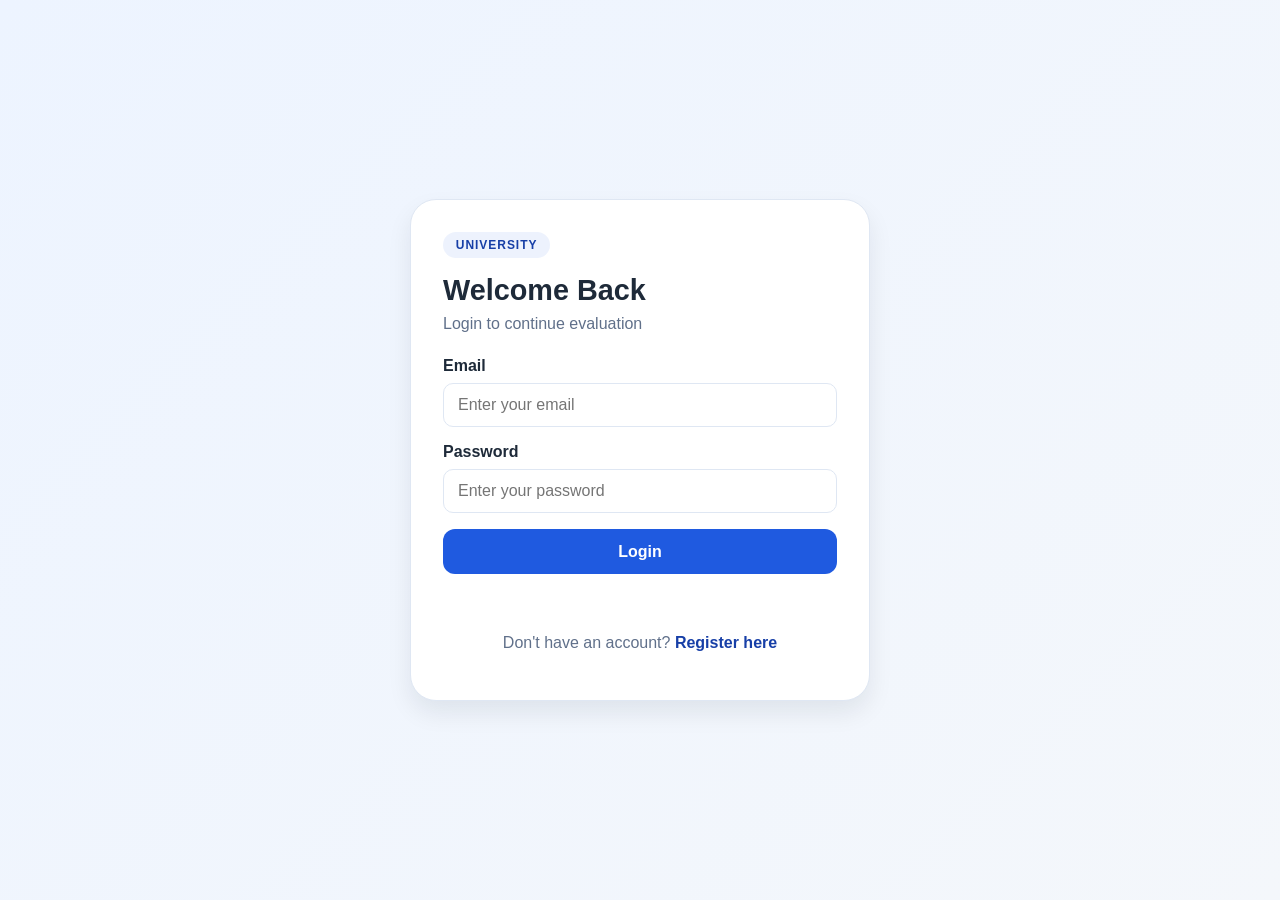
<file: frontend/index.html>
<!DOCTYPE html>
<html lang="en">
  <head>
    <meta charset="UTF-8" />
    <meta name="viewport" content="width=device-width, initial-scale=1.0" />
    <title>University Answer Evaluator</title>
    <link rel="stylesheet" href="css/style.css" />
  </head>
  <body class="auth-body">
    <div class="auth-shell">
      <div class="auth-card text-center">
        <h1>University Answer Evaluator</h1>
        <p>Loading...</p>
      </div>
    </div>
    <script src="js/api.js"></script>
    <script src="js/main.js"></script>
  </body>
</html>
</file>
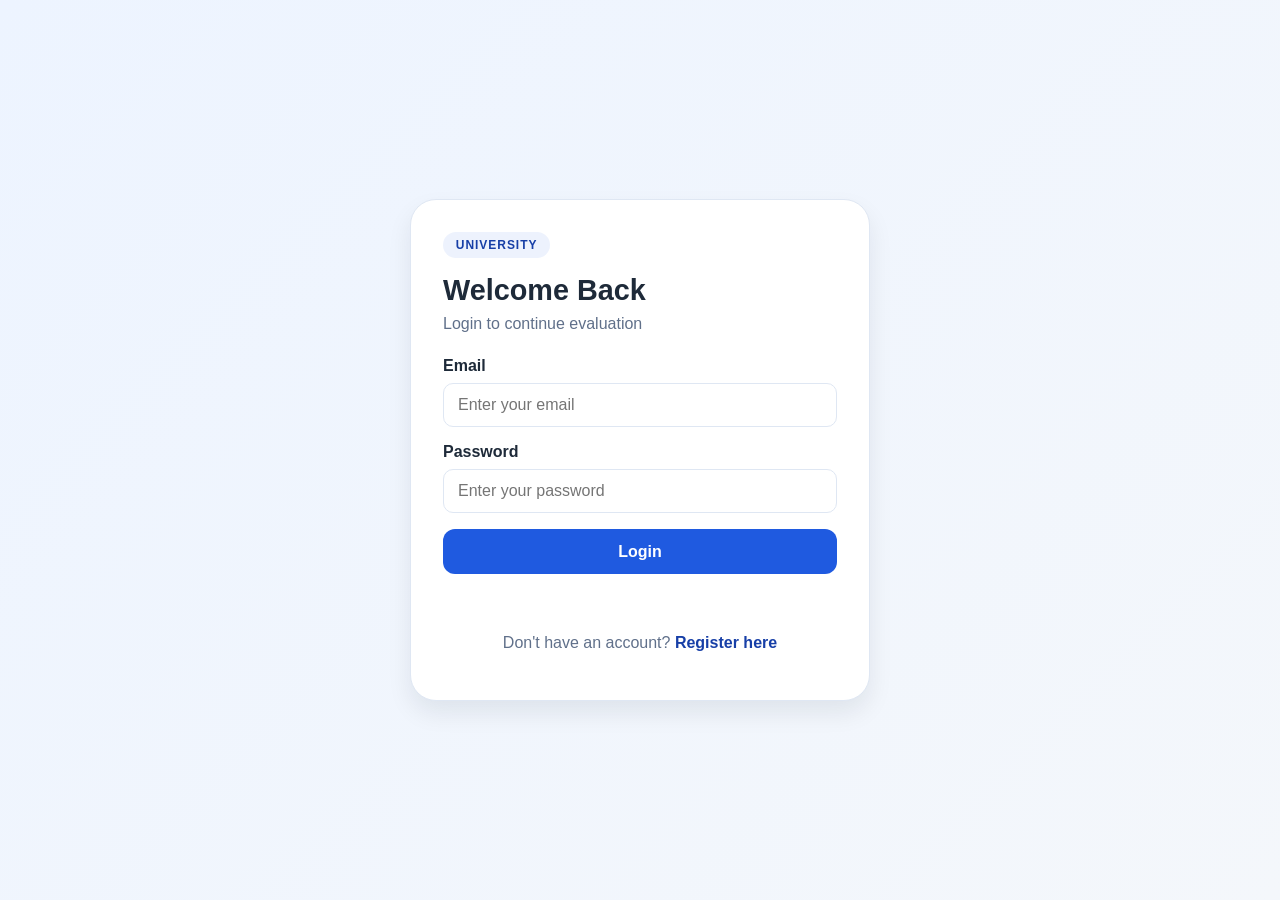
<file: frontend/answer-key.html>
<!DOCTYPE html>
<html lang="en">
  <head>
    <meta charset="UTF-8" />
    <meta name="viewport" content="width=device-width, initial-scale=1.0" />
    <title>Answer Key | University Answer Evaluator</title>
    <link rel="stylesheet" href="css/style.css" />
    <link rel="stylesheet" href="css/evaluation.css" />
  </head>
  <body>
    <div class="app-shell">
      <aside class="sidebar">
        <div class="brand-block">
          <div class="brand-mark">UAE</div>
          <div>
            <h2>Answer Evaluator</h2>
          </div>
        </div>

        <nav class="sidebar-nav" aria-label="Main">
          <a href="dashboard.html" class="nav-item" data-page="dashboard">Dashboard</a>
          <a href="create-evaluation.html" class="nav-item" data-page="create-evaluation">New Evaluation</a>
          <a href="history.html" class="nav-item" data-page="history">History</a>
          <a href="profile.html" class="nav-item" data-page="profile">Profile</a>
        </nav>

        <button id="logoutBtn" class="logout-btn" type="button">Logout</button>
      </aside>

      <div class="main-panel">
        <header class="topbar">
          <h1>University Answer Evaluator</h1>
          <a href="profile.html" class="profile-link" aria-label="Open profile">
            <span id="profileAvatar" class="avatar">U</span>
          </a>
        </header>

        <main class="content-area">
          <section class="card form-card upload-card">
            <div class="page-heading">
              <p class="eyebrow">Evaluation Workflow</p>
              <h2>Upload Official Answer Key</h2>
            </div>

            <p class="helper-text">Upload the official university answer key PDF first. Student answers cannot be uploaded before the answer key.</p>

            <div class="upload-form">
              <div class="field-group">
                <label for="answerKeyFile">PDF File</label>
                <input id="answerKeyFile" type="file" accept="application/pdf" />
              </div>

              <button id="uploadAnswerKeyBtn" type="button" class="primary-btn" disabled>Upload Answer Key</button>
              <div id="answerKeyMessage" class="form-message" aria-live="polite"></div>
            </div>

            <div class="next-step-block">
              <button id="continueToStudentAnswersBtn" type="button" class="secondary-btn" disabled>Continue to Student Answers</button>
            </div>
          </section>
        </main>
      </div>
    </div>

    <script src="js/api.js"></script>
    <script src="js/main.js"></script>
    <script src="js/evaluation.js"></script>
  </body>
</html>
</file>
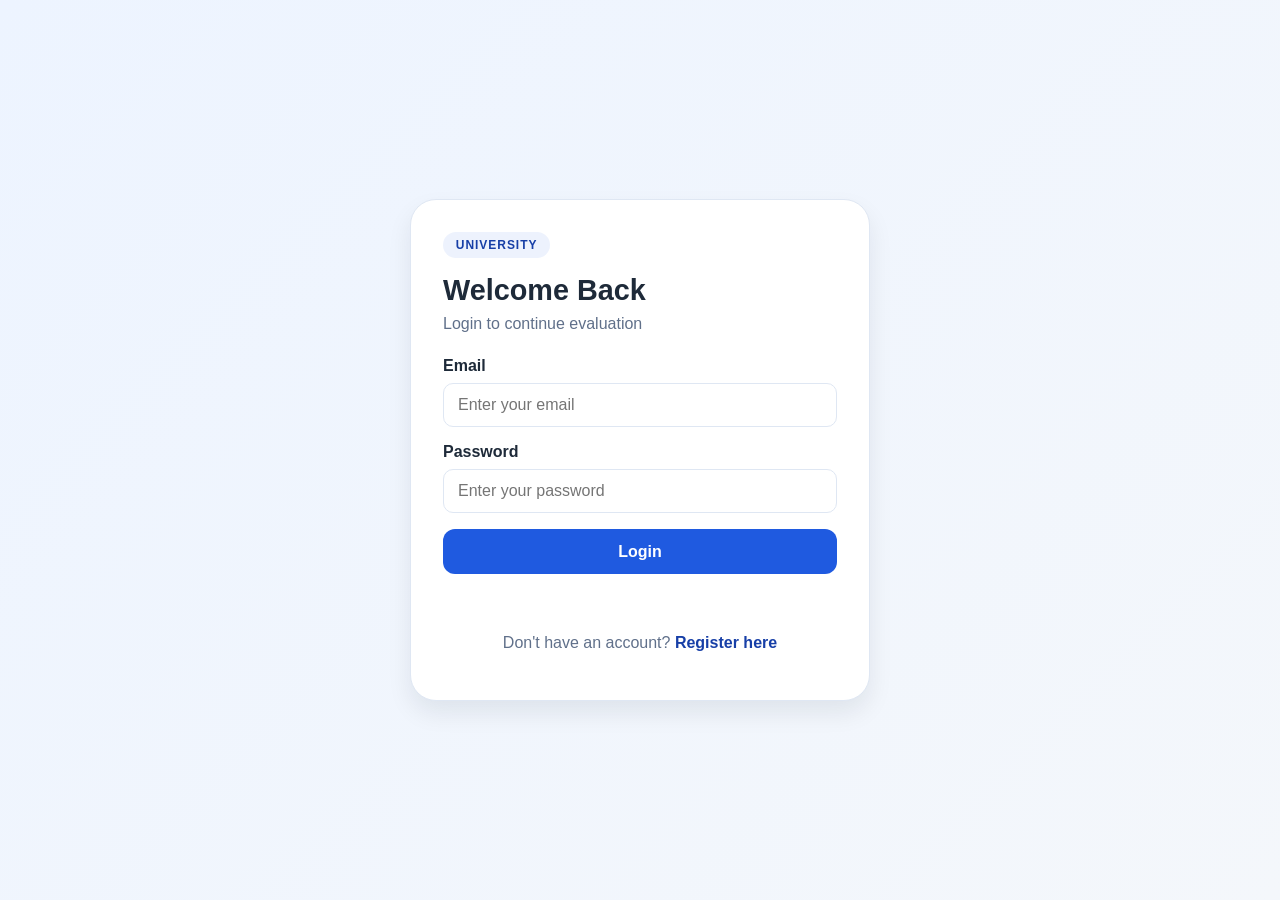
<file: frontend/create-evaluation.html>
<!DOCTYPE html>
<html lang="en">
  <head>
    <meta charset="UTF-8" />
    <meta name="viewport" content="width=device-width, initial-scale=1.0" />
    <title>Create Evaluation | University Answer Evaluator</title>
    <link rel="stylesheet" href="css/style.css" />
    <link rel="stylesheet" href="css/evaluation.css" />
  </head>
  <body>
    <div class="app-shell">
      <aside class="sidebar">
        <div class="brand-block">
          <div class="brand-mark">UAE</div>
          <div>
            <h2>Answer Evaluator</h2>
          </div>
        </div>

        <nav class="sidebar-nav" aria-label="Main">
          <a href="dashboard.html" class="nav-item" data-page="dashboard">Dashboard</a>
          <a href="create-evaluation.html" class="nav-item active" data-page="create-evaluation">New Evaluation</a>
          <a href="history.html" class="nav-item" data-page="history">History</a>
          <a href="profile.html" class="nav-item" data-page="profile">Profile</a>
        </nav>

        <button id="logoutBtn" class="logout-btn" type="button">Logout</button>
      </aside>

      <div class="main-panel">
        <header class="topbar">
          <h1>University Answer Evaluator</h1>
          <a href="profile.html" class="profile-link" aria-label="Open profile">
            <span id="profileAvatar" class="avatar">U</span>
          </a>
        </header>

        <main class="content-area">
          <section class="card form-card">
            <div class="page-heading">
              <p class="eyebrow">Create</p>
              <h2>Create New Evaluation</h2>
            </div>

            <form id="createEvaluationForm" class="stacked-form" novalidate>
              <div class="field-group">
                <label for="evaluationName">Examination Name</label>
                <input id="evaluationName" name="evaluationName" type="text" placeholder="Test Examination" required />
              </div>

              <div class="field-group">
                <label for="evaluationSubject">Subject</label>
                <input id="evaluationSubject" name="subject" type="text" placeholder="Software Engineering" required />
              </div>

              <div class="field-group">
                <label for="evaluationSemester">Semester</label>
                <input id="evaluationSemester" name="semester" type="text" placeholder="7th Semester" required />
              </div>

              <div class="field-group">
                <label for="totalMarks">Total Marks</label>
                <input id="totalMarks" name="totalMarks" type="number" min="1" placeholder="50" required />
              </div>

              <button type="submit" id="createEvaluationBtn" class="primary-btn">Create Evaluation</button>
              <div id="evaluationMessage" class="form-message" aria-live="polite"></div>
            </form>
          </section>
        </main>
      </div>
    </div>

    <script src="js/api.js"></script>
    <script src="js/main.js"></script>
    <script src="js/evaluation.js"></script>
  </body>
</html>
</file>
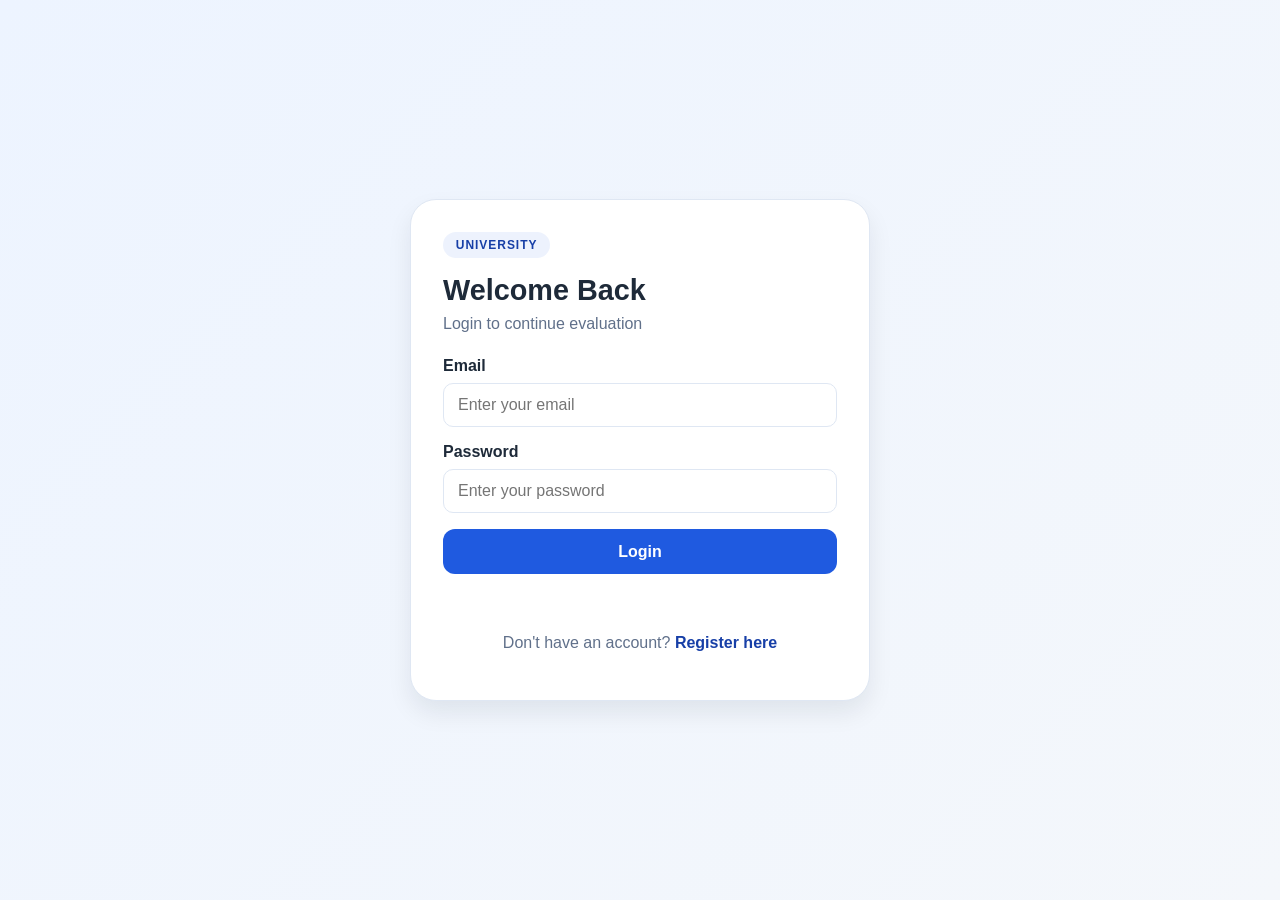
<file: frontend/dashboard.html>
<!DOCTYPE html>
<html lang="en">
  <head>
    <meta charset="UTF-8" />
    <meta name="viewport" content="width=device-width, initial-scale=1.0" />
    <title>Dashboard | University Answer Evaluator</title>
    <link rel="stylesheet" href="css/style.css" />
    <link rel="stylesheet" href="css/dashboard.css" />
  </head>
  <body>
    <div class="app-shell">
      <aside class="sidebar">
        <div class="brand-block">
          <div class="brand-mark">UAE</div>
          <div>
            <h2>Answer Evaluator</h2>
          </div>
        </div>

        <nav class="sidebar-nav" aria-label="Main">
          <a href="dashboard.html" class="nav-item active" data-page="dashboard">Dashboard</a>
          <a href="create-evaluation.html" class="nav-item" data-page="create-evaluation">New Evaluation</a>
          <a href="history.html" class="nav-item" data-page="history">History</a>
          <a href="profile.html" class="nav-item" data-page="profile">Profile</a>
        </nav>

        <button id="logoutBtn" class="logout-btn" type="button">Logout</button>
      </aside>

      <div class="main-panel">
        <header class="topbar">
          <h1>University Answer Evaluator</h1>
          <a href="profile.html" class="profile-link" aria-label="Open profile">
            <span id="profileAvatar" class="avatar">U</span>
          </a>
        </header>

        <main class="content-area dashboard-page">
          <section class="welcome-panel card">
            <div>
              <p class="eyebrow">Overview</p>
              <h2 id="dashboardWelcome">Welcome back, User</h2>
            </div>
            <a href="create-evaluation.html" class="primary-btn">New Evaluation</a>
          </section>

          <section class="stats-grid">
            <article class="stat-card card">
              <p>Total Evaluations</p>
              <h3 id="totalEvaluations">0</h3>
            </article>
            <article class="stat-card card">
              <p>Completed</p>
              <h3 id="completedEvaluations">0</h3>
            </article>
            <article class="stat-card card">
              <p>Pending</p>
              <h3 id="pendingEvaluations">0</h3>
            </article>
            <article class="stat-card card">
              <p>Average Score</p>
              <h3 id="averageScore">0%</h3>
            </article>
          </section>

          <section class="card table-card">
            <div class="section-header">
              <h3>Recent Evaluations</h3>
            </div>

            <div class="table-wrap">
              <table>
                <thead>
                  <tr>
                    <th>Examination</th>
                    <th>Subject</th>
                    <th>Semester</th>
                    <th>Date</th>
                    <th>Status</th>
                    <th>Score</th>
                    <th>Action</th>
                  </tr>
                </thead>
                <tbody id="recentEvaluationsTableBody">
                  <tr>
                    <td colspan="7" class="empty-state">No evaluations yet.</td>
                  </tr>
                </tbody>
              </table>
            </div>
          </section>
        </main>
      </div>
    </div>

    <script src="js/api.js"></script>
    <script src="js/main.js"></script>
    <script src="js/dashboard.js"></script>
  </body>
</html>
</file>
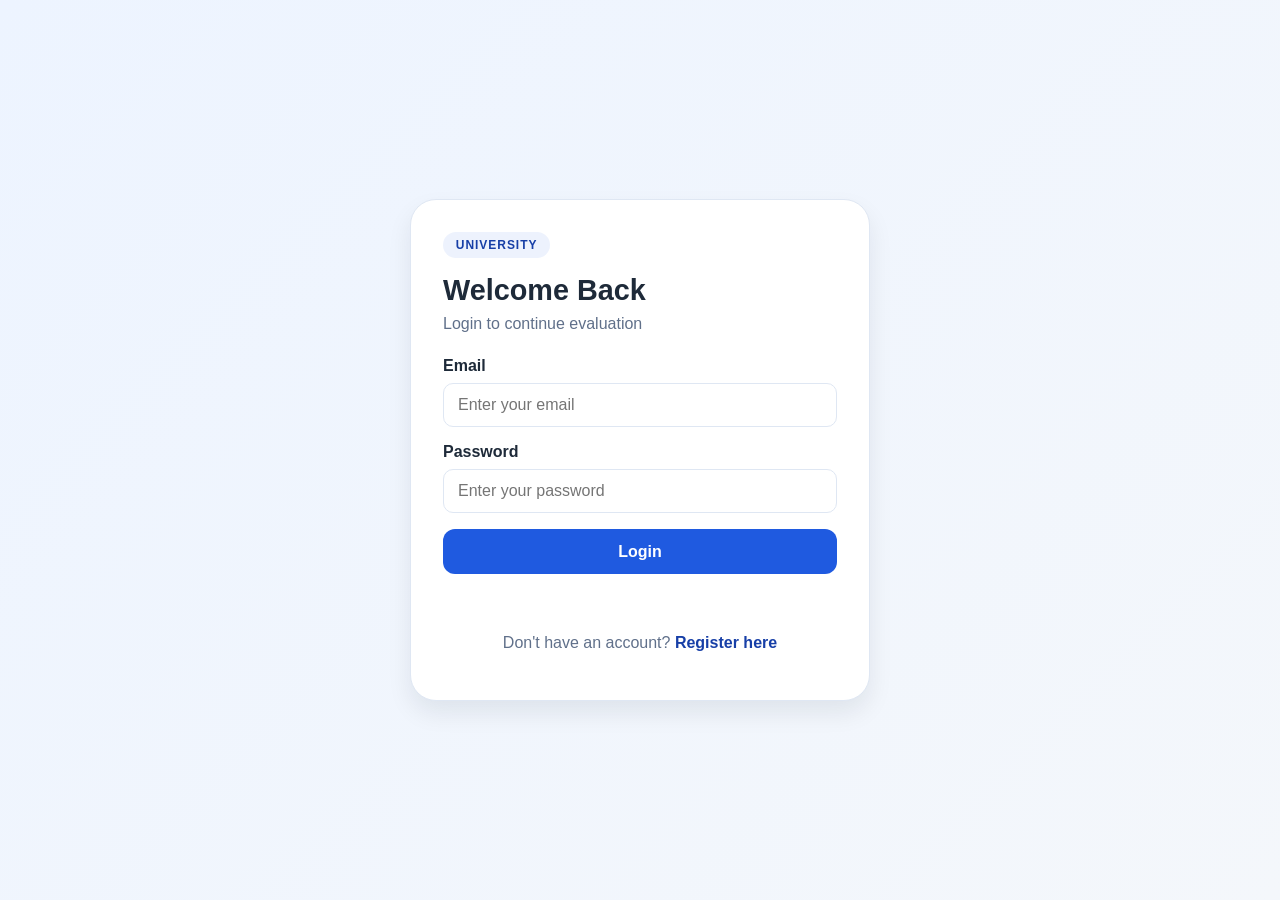
<file: frontend/history.html>
<!DOCTYPE html>
<html lang="en">
  <head>
    <meta charset="UTF-8" />
    <meta name="viewport" content="width=device-width, initial-scale=1.0" />
    <title>History | University Answer Evaluator</title>
    <link rel="stylesheet" href="css/style.css" />
    <link rel="stylesheet" href="css/dashboard.css" />
  </head>
  <body>
    <div class="app-shell">
      <aside class="sidebar">
        <div class="brand-block">
          <div class="brand-mark">UAE</div>
          <div>
            <h2>Answer Evaluator</h2>
          </div>
        </div>

        <nav class="sidebar-nav" aria-label="Main">
          <a href="dashboard.html" class="nav-item" data-page="dashboard">Dashboard</a>
          <a href="create-evaluation.html" class="nav-item" data-page="create-evaluation">New Evaluation</a>
          <a href="history.html" class="nav-item active" data-page="history">History</a>
          <a href="profile.html" class="nav-item" data-page="profile">Profile</a>
        </nav>

        <button id="logoutBtn" class="logout-btn" type="button">Logout</button>
      </aside>

      <div class="main-panel">
        <header class="topbar">
          <h1>University Answer Evaluator</h1>
          <a href="profile.html" class="profile-link" aria-label="Open profile">
            <span id="profileAvatar" class="avatar">U</span>
          </a>
        </header>

        <main class="content-area">
          <section class="card table-card">
            <div class="section-header">
              <h3>Evaluation History</h3>
            </div>
            <div class="table-wrap">
              <table>
                <thead>
                  <tr>
                    <th>Examination</th>
                    <th>Subject</th>
                    <th>Semester</th>
                    <th>Date</th>
                    <th>Status</th>
                    <th>Score</th>
                    <th>Action</th>
                  </tr>
                </thead>
                <tbody id="historyTableBody">
                  <tr>
                    <td colspan="7" class="empty-state">No evaluation history found.</td>
                  </tr>
                </tbody>
              </table>
            </div>
          </section>
        </main>
      </div>
    </div>

    <script src="js/api.js"></script>
    <script src="js/main.js"></script>
    <script src="js/history.js"></script>
  </body>
</html>
</file>
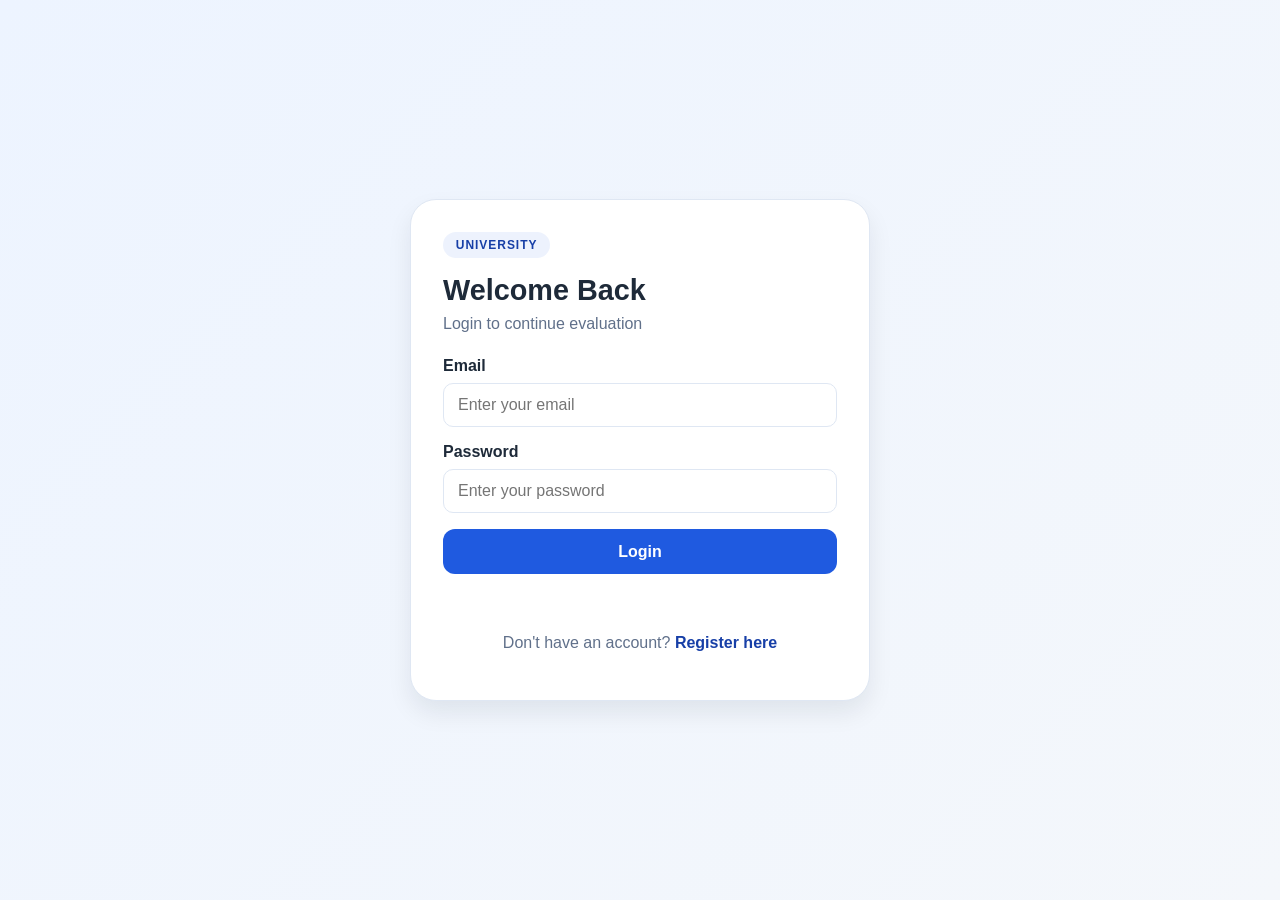
<file: frontend/login.html>
<!DOCTYPE html>
<html lang="en">
  <head>
    <meta charset="UTF-8" />
    <meta name="viewport" content="width=device-width, initial-scale=1.0" />
    <title>Login | University Answer Evaluator</title>
    <link rel="stylesheet" href="css/style.css" />
    <link rel="stylesheet" href="css/auth.css" />
  </head>
  <body class="auth-body">
    <div class="auth-shell">
      <div class="auth-card">
        <div class="auth-header">
          <span class="auth-badge">University</span>
          <h1>Welcome Back</h1>
          <p>Login to continue evaluation</p>
        </div>

        <form id="loginForm" class="auth-form" novalidate>
          <div class="field-group">
            <label for="loginEmail">Email</label>
            <input id="loginEmail" name="email" type="email" placeholder="Enter your email" required />
          </div>

          <div class="field-group">
            <label for="loginPassword">Password</label>
            <input id="loginPassword" name="password" type="password" placeholder="Enter your password" required />
          </div>

          <button type="submit" id="loginBtn" class="primary-btn full-width">Login</button>
          <div id="loginMessage" class="form-message" aria-live="polite"></div>
        </form>

        <p class="auth-switch">
          Don't have an account?
          <a href="register.html">Register here</a>
        </p>
      </div>
    </div>

    <script src="js/api.js"></script>
    <script src="js/main.js"></script>
    <script src="js/auth.js"></script>
  </body>
</html>
</file>
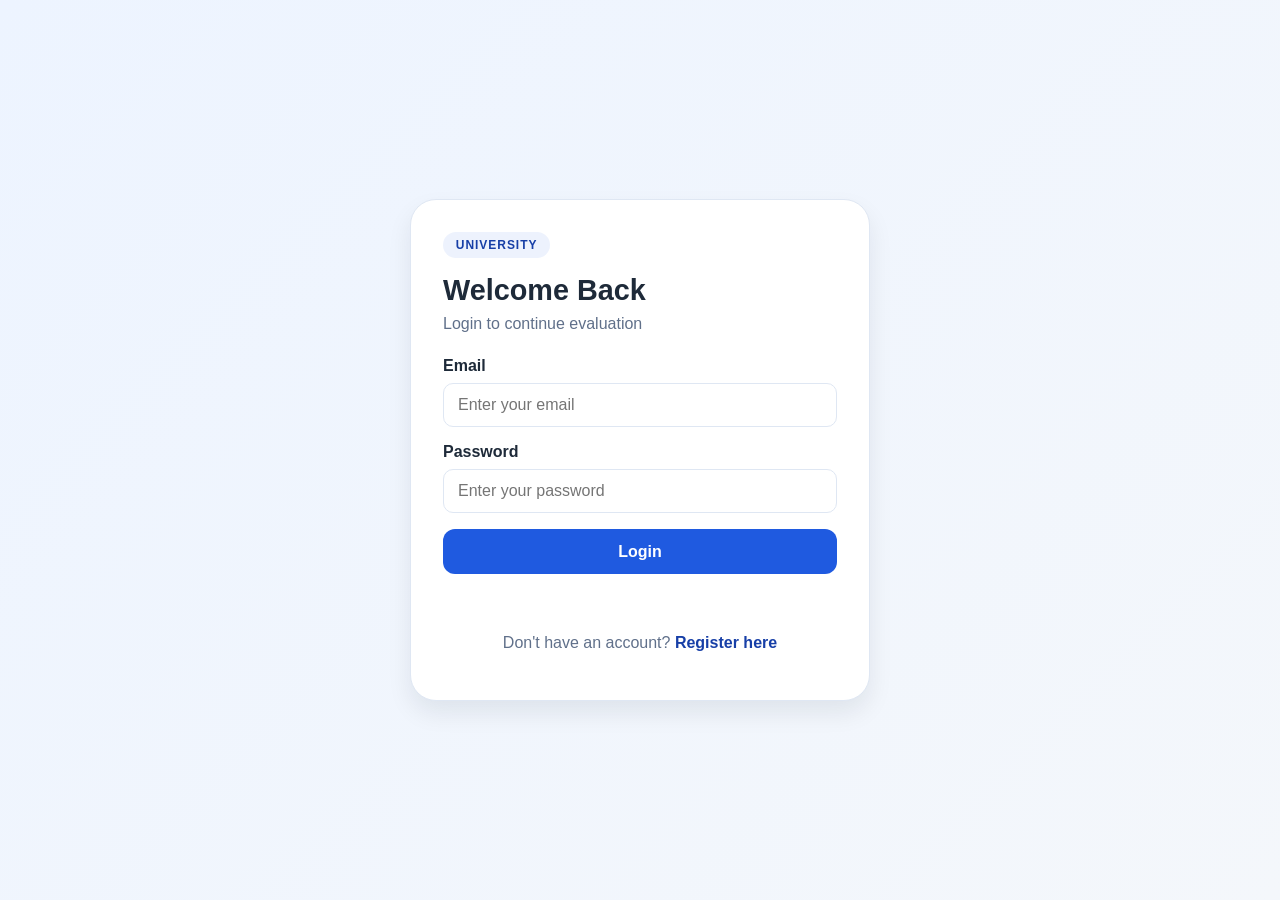
<file: frontend/processing.html>
<!DOCTYPE html>
<html lang="en">
  <head>
    <meta charset="UTF-8" />
    <meta name="viewport" content="width=device-width, initial-scale=1.0" />
    <title>Processing | University Answer Evaluator</title>
    <link rel="stylesheet" href="css/style.css" />
    <link rel="stylesheet" href="css/evaluation.css" />
  </head>
  <body>
    <div class="app-shell">
      <aside class="sidebar">
        <div class="brand-block">
          <div class="brand-mark">UAE</div>
          <div>
            <h2>Answer Evaluator</h2>
          </div>
        </div>

        <nav class="sidebar-nav" aria-label="Main">
          <a href="dashboard.html" class="nav-item" data-page="dashboard">Dashboard</a>
          <a href="create-evaluation.html" class="nav-item" data-page="create-evaluation">New Evaluation</a>
          <a href="history.html" class="nav-item" data-page="history">History</a>
          <a href="profile.html" class="nav-item" data-page="profile">Profile</a>
        </nav>

        <button id="logoutBtn" class="logout-btn" type="button">Logout</button>
      </aside>

      <div class="main-panel">
        <header class="topbar">
          <h1>University Answer Evaluator</h1>
          <a href="profile.html" class="profile-link" aria-label="Open profile">
            <span id="profileAvatar" class="avatar">U</span>
          </a>
        </header>

        <main class="content-area">
          <section class="card processing-card">
            <div class="page-heading">
              <p class="eyebrow">Processing</p>
              <h2>Processing Evaluation</h2>
            </div>

            <div class="processing-steps" id="processingSteps">
              <div class="step done">✓ Reading Answer Key</div>
              <div class="step done">✓ Extracting Student Answers</div>
              <div class="step active">→ Comparing Answers</div>
              <div class="step pending">→ Calculating Marks</div>
              <div class="step pending">→ Saving Results</div>
            </div>

            <div id="processingMessage" class="processing-message">Processing the uploaded documents.</div>
          </section>
        </main>
      </div>
    </div>

    <script src="js/api.js"></script>
    <script src="js/main.js"></script>
    <script src="js/evaluation.js"></script>
  </body>
</html>
</file>
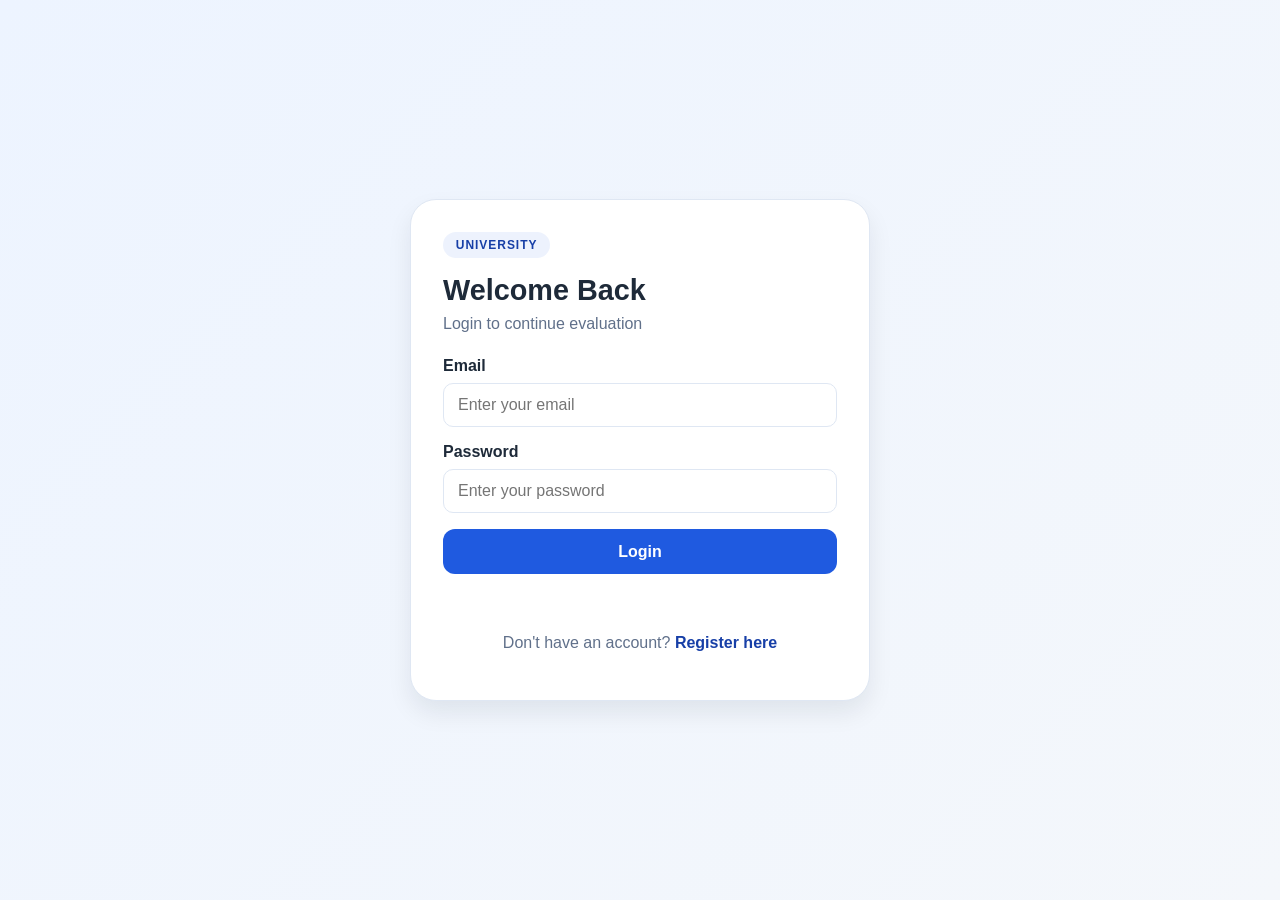
<file: frontend/profile.html>
<!DOCTYPE html>
<html lang="en">
  <head>
    <meta charset="UTF-8" />
    <meta name="viewport" content="width=device-width, initial-scale=1.0" />
    <title>Profile | University Answer Evaluator</title>
    <link rel="stylesheet" href="css/style.css" />
    <link rel="stylesheet" href="css/dashboard.css" />
  </head>
  <body>
    <div class="app-shell">
      <aside class="sidebar">
        <div class="brand-block">
          <div class="brand-mark">UAE</div>
          <div>
            <h2>Answer Evaluator</h2>
          </div>
        </div>

        <nav class="sidebar-nav" aria-label="Main">
          <a href="dashboard.html" class="nav-item" data-page="dashboard">Dashboard</a>
          <a href="create-evaluation.html" class="nav-item" data-page="create-evaluation">New Evaluation</a>
          <a href="history.html" class="nav-item" data-page="history">History</a>
          <a href="profile.html" class="nav-item active" data-page="profile">Profile</a>
        </nav>

        <button id="logoutBtn" class="logout-btn" type="button">Logout</button>
      </aside>

      <div class="main-panel">
        <header class="topbar">
          <h1>University Answer Evaluator</h1>
          <a href="profile.html" class="profile-link" aria-label="Open profile">
            <span id="profileAvatar" class="avatar">U</span>
          </a>
        </header>

        <main class="content-area">
          <section class="card form-card">
            <div class="page-heading">
              <p class="eyebrow">Account</p>
              <h2>Profile</h2>
            </div>

            <form id="profileForm" class="stacked-form" novalidate>
              <div class="field-group">
                <label for="profileName">Name</label>
                <input id="profileName" type="text" name="name" />
              </div>

              <div class="field-group">
                <label for="profileEmail">Email</label>
                <input id="profileEmail" type="email" name="email" />
              </div>

              <div class="profile-actions">
                <button type="submit" class="primary-btn">Save Changes</button>
                <button type="button" id="profileLogoutBtn" class="secondary-btn">Logout</button>
              </div>
              <div id="profileMessage" class="form-message" aria-live="polite"></div>
            </form>
          </section>
        </main>
      </div>
    </div>

    <script src="js/api.js"></script>
    <script src="js/main.js"></script>
    <script src="js/profile.js"></script>
  </body>
</html>
</file>
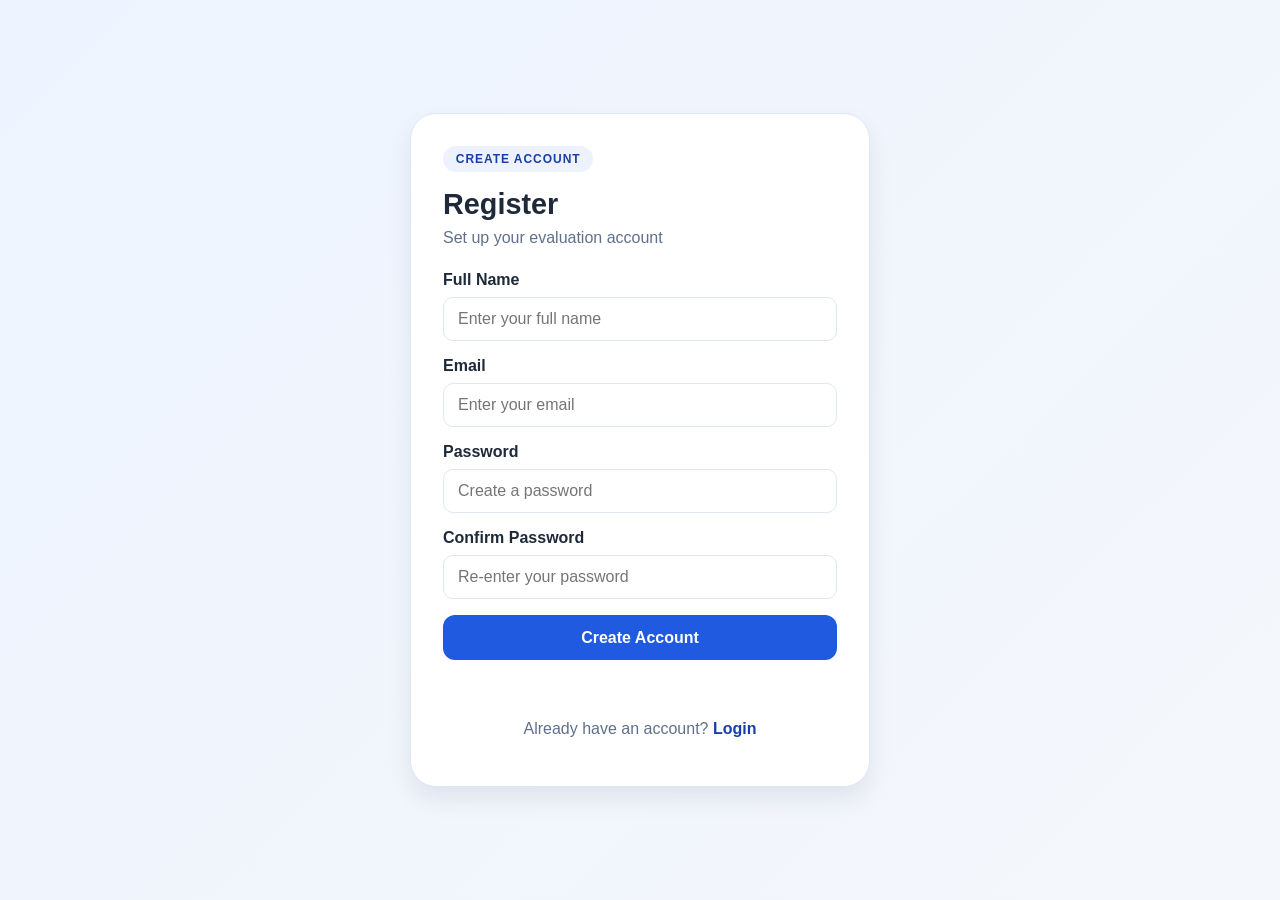
<file: frontend/register.html>
<!DOCTYPE html>
<html lang="en">
  <head>
    <meta charset="UTF-8" />
    <meta name="viewport" content="width=device-width, initial-scale=1.0" />
    <title>Register | University Answer Evaluator</title>
    <link rel="stylesheet" href="css/style.css" />
    <link rel="stylesheet" href="css/auth.css" />
  </head>
  <body class="auth-body">
    <div class="auth-shell">
      <div class="auth-card">
        <div class="auth-header">
          <span class="auth-badge">Create Account</span>
          <h1>Register</h1>
          <p>Set up your evaluation account</p>
        </div>

        <form id="registerForm" class="auth-form" novalidate>
          <div class="field-group">
            <label for="registerName">Full Name</label>
            <input id="registerName" name="fullName" type="text" placeholder="Enter your full name" required />
          </div>

          <div class="field-group">
            <label for="registerEmail">Email</label>
            <input id="registerEmail" name="email" type="email" placeholder="Enter your email" required />
          </div>

          <div class="field-group">
            <label for="registerPassword">Password</label>
            <input id="registerPassword" name="password" type="password" placeholder="Create a password" required />
          </div>

          <div class="field-group">
            <label for="registerConfirmPassword">Confirm Password</label>
            <input id="registerConfirmPassword" name="confirmPassword" type="password" placeholder="Re-enter your password" required />
          </div>

          <button type="submit" id="registerBtn" class="primary-btn full-width">Create Account</button>
          <div id="registerMessage" class="form-message" aria-live="polite"></div>
        </form>

        <p class="auth-switch">
          Already have an account?
          <a href="login.html">Login</a>
        </p>
      </div>
    </div>

    <script src="js/api.js"></script>
    <script src="js/main.js"></script>
    <script src="js/auth.js"></script>
  </body>
</html>
</file>
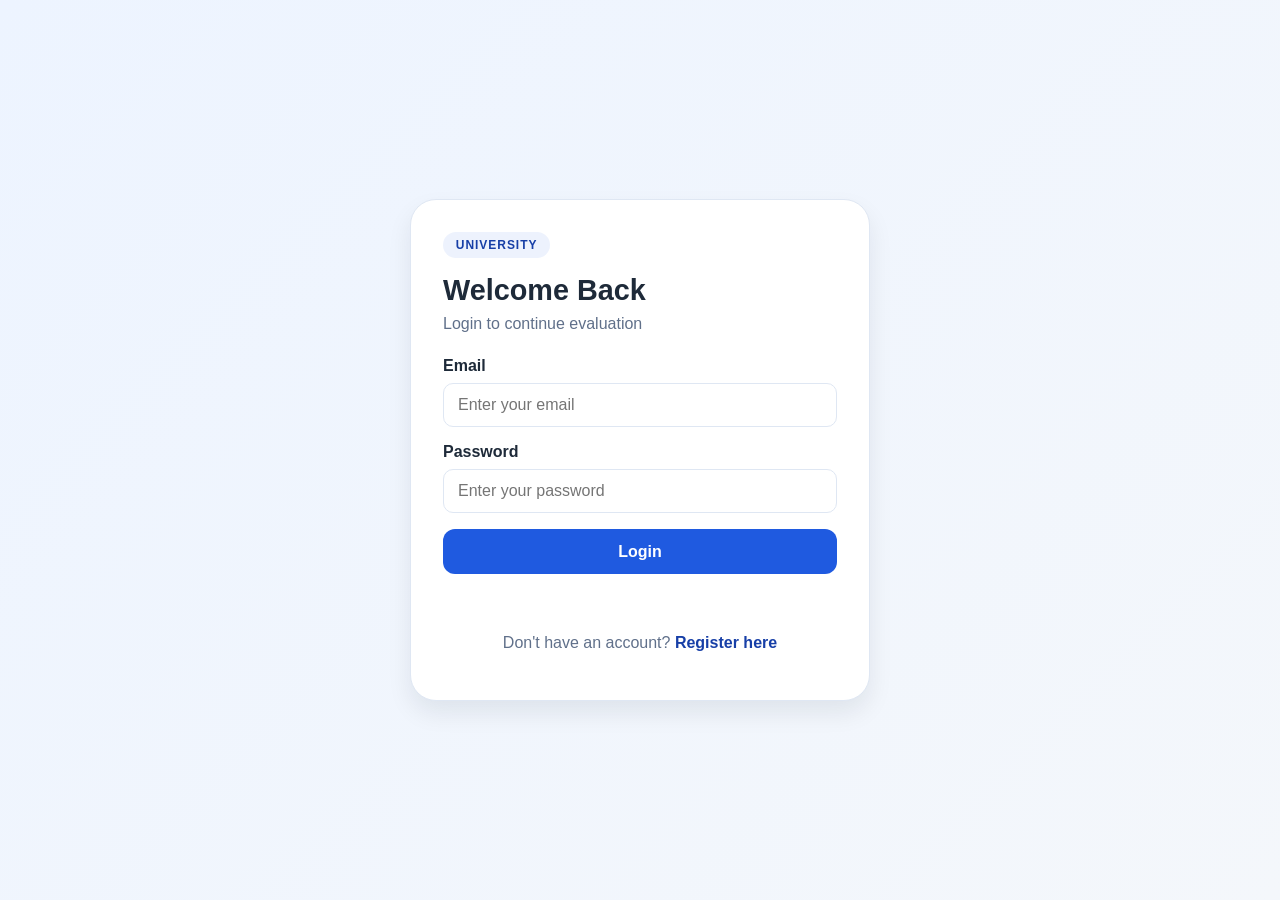
<file: frontend/results.html>
<!DOCTYPE html>
<html lang="en">
  <head>
    <meta charset="UTF-8" />
    <meta name="viewport" content="width=device-width, initial-scale=1.0" />
    <title>Results | University Answer Evaluator</title>
    <link rel="stylesheet" href="css/style.css" />
    <link rel="stylesheet" href="css/dashboard.css" />
  </head>
  <body>
    <div class="app-shell">
      <aside class="sidebar">
        <div class="brand-block">
          <div class="brand-mark">UAE</div>
          <div>
            <h2>Answer Evaluator</h2>
          </div>
        </div>

        <nav class="sidebar-nav" aria-label="Main">
          <a href="dashboard.html" class="nav-item" data-page="dashboard">Dashboard</a>
          <a href="create-evaluation.html" class="nav-item" data-page="create-evaluation">New Evaluation</a>
          <a href="history.html" class="nav-item" data-page="history">History</a>
          <a href="profile.html" class="nav-item" data-page="profile">Profile</a>
        </nav>

        <button id="logoutBtn" class="logout-btn" type="button">Logout</button>
      </aside>

      <div class="main-panel">
        <header class="topbar">
          <h1>University Answer Evaluator</h1>
          <a href="profile.html" class="profile-link" aria-label="Open profile">
            <span id="profileAvatar" class="avatar">U</span>
          </a>
        </header>

        <main class="content-area results-page">
          <section class="card results-header-card">
            <div>
              <p class="eyebrow">Evaluation</p>
              <h2 id="resultTitle">Evaluation Results</h2>
            </div>
            <div class="result-meta">
              <span id="resultSubject">Subject</span>
              <span id="resultSemester">Semester</span>
            </div>
          </section>

          <section class="stats-grid">
            <article class="stat-card card">
              <p>Marks Obtained</p>
              <h3 id="marksObtained">0</h3>
            </article>
            <article class="stat-card card">
              <p>Maximum Marks</p>
              <h3 id="maximumMarks">0</h3>
            </article>
            <article class="stat-card card">
              <p>Percentage</p>
              <h3 id="percentageScore">0%</h3>
            </article>
            <article class="stat-card card">
              <p>Status</p>
              <h3 id="resultStatus">Pending</h3>
            </article>
          </section>

          <section class="card table-card">
            <div class="section-header">
              <h3>Question-wise Results</h3>
            </div>
            <div class="table-wrap">
              <table>
                <thead>
                  <tr>
                    <th>Question</th>
                    <th>Maximum Marks</th>
                    <th>Obtained Marks</th>
                    <th>Status</th>
                    <th>Feedback</th>
                  </tr>
                </thead>
                <tbody id="resultsTableBody">
                  <tr>
                    <td colspan="5" class="empty-state">Loading results...</td>
                  </tr>
                </tbody>
              </table>
            </div>
          </section>
        </main>
      </div>
    </div>

    <script src="js/api.js"></script>
    <script src="js/main.js"></script>
    <script src="js/results.js"></script>
  </body>
</html>
</file>
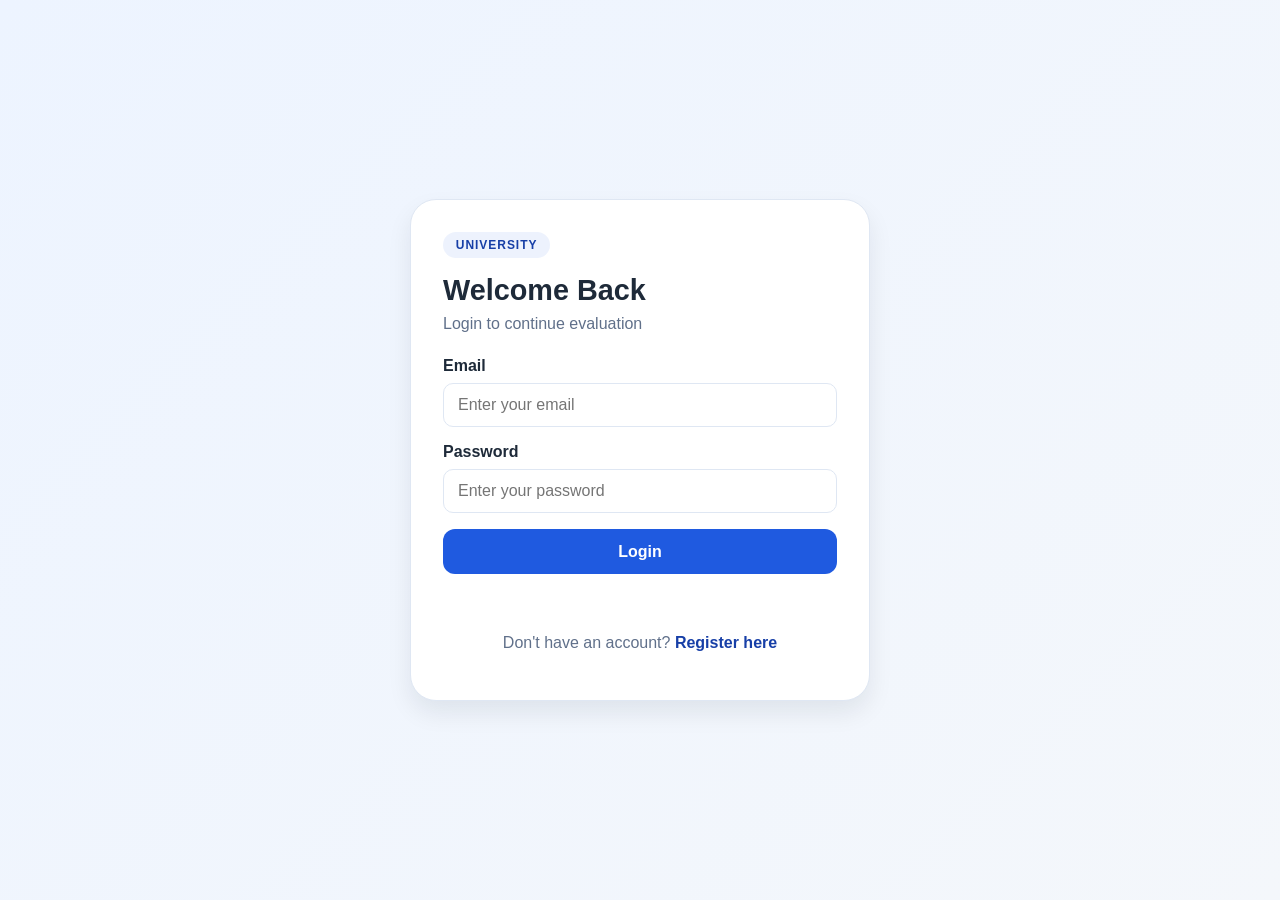
<file: frontend/review.html>
<!DOCTYPE html>
<html lang="en">
  <head>
    <meta charset="UTF-8" />
    <meta name="viewport" content="width=device-width, initial-scale=1.0" />
    <title>Review | University Answer Evaluator</title>
    <link rel="stylesheet" href="css/style.css" />
    <link rel="stylesheet" href="css/dashboard.css" />
  </head>
  <body>
    <div class="app-shell">
      <aside class="sidebar">
        <div class="brand-block">
          <div class="brand-mark">UAE</div>
          <div>
            <h2>Answer Evaluator</h2>
          </div>
        </div>

        <nav class="sidebar-nav" aria-label="Main">
          <a href="dashboard.html" class="nav-item" data-page="dashboard">Dashboard</a>
          <a href="create-evaluation.html" class="nav-item" data-page="create-evaluation">New Evaluation</a>
          <a href="history.html" class="nav-item" data-page="history">History</a>
          <a href="profile.html" class="nav-item" data-page="profile">Profile</a>
        </nav>

        <button id="logoutBtn" class="logout-btn" type="button">Logout</button>
      </aside>

      <div class="main-panel">
        <header class="topbar">
          <h1>University Answer Evaluator</h1>
          <a href="profile.html" class="profile-link" aria-label="Open profile">
            <span id="profileAvatar" class="avatar">U</span>
          </a>
        </header>

        <main class="content-area">
          <section class="card table-card">
            <div class="section-header">
              <h3>Questions Requiring Human Review</h3>
            </div>

            <div class="table-wrap">
              <table>
                <thead>
                  <tr>
                    <th>Question</th>
                    <th>Official Answer</th>
                    <th>Student Answer</th>
                    <th>Automatically Assigned Marks</th>
                    <th>Maximum Marks</th>
                    <th>Reason for Review</th>
                  </tr>
                </thead>
                <tbody id="reviewTableBody">
                  <tr>
                    <td colspan="6" class="empty-state">Loading review items...</td>
                  </tr>
                </tbody>
              </table>
            </div>

            <div class="review-actions">
              <button id="saveReviewBtn" class="primary-btn" type="button">Save Review</button>
            </div>
            <div id="reviewMessage" class="form-message" aria-live="polite"></div>
          </section>
        </main>
      </div>
    </div>

    <script src="js/api.js"></script>
    <script src="js/main.js"></script>
    <script src="js/results.js"></script>
  </body>
</html>
</file>
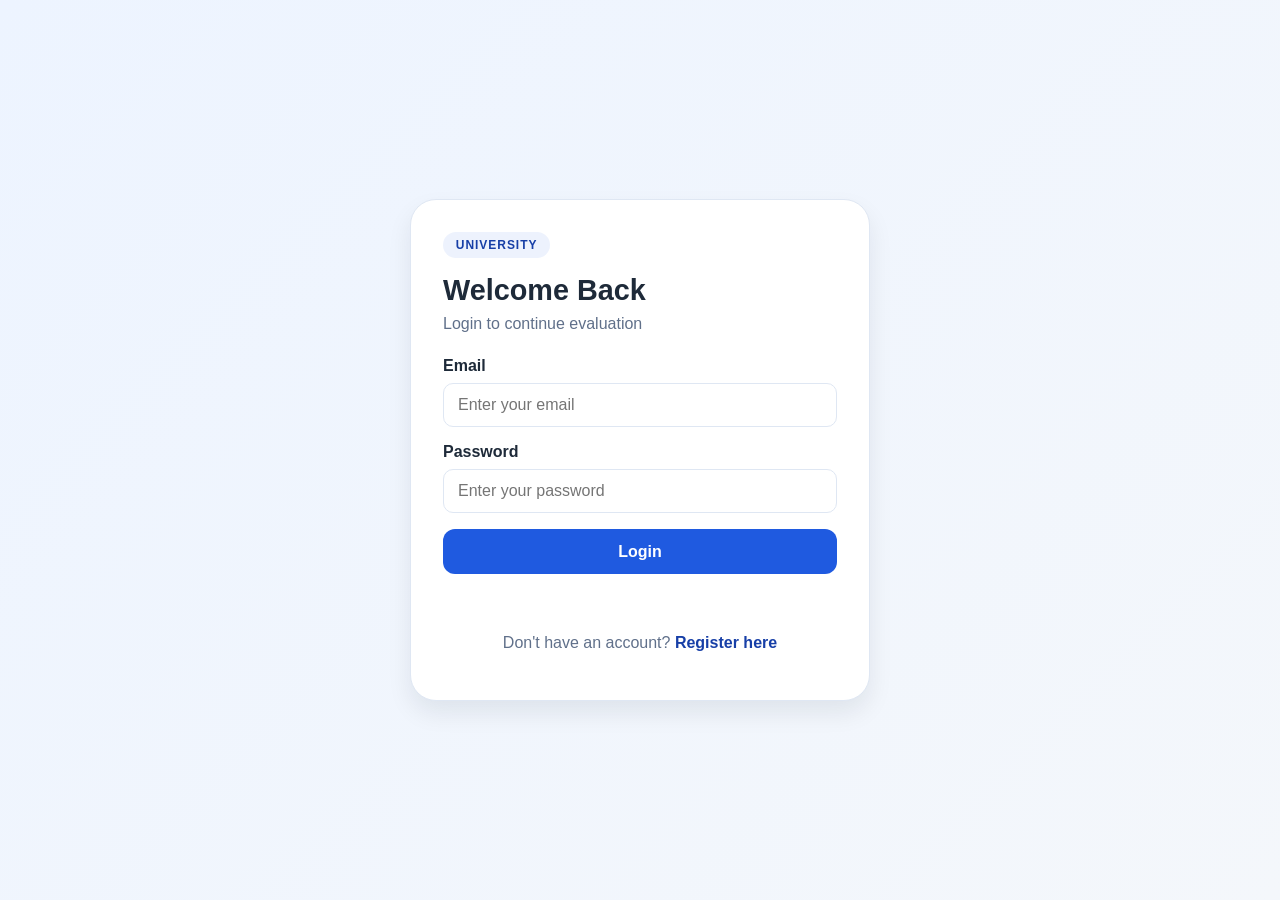
<file: frontend/student-answers.html>
<!DOCTYPE html>
<html lang="en">
  <head>
    <meta charset="UTF-8" />
    <meta name="viewport" content="width=device-width, initial-scale=1.0" />
    <title>Student Answers | University Answer Evaluator</title>
    <link rel="stylesheet" href="css/style.css" />
    <link rel="stylesheet" href="css/evaluation.css" />
  </head>
  <body>
    <div class="app-shell">
      <aside class="sidebar">
        <div class="brand-block">
          <div class="brand-mark">UAE</div>
          <div>
            <h2>Answer Evaluator</h2>
          </div>
        </div>

        <nav class="sidebar-nav" aria-label="Main">
          <a href="dashboard.html" class="nav-item" data-page="dashboard">Dashboard</a>
          <a href="create-evaluation.html" class="nav-item" data-page="create-evaluation">New Evaluation</a>
          <a href="history.html" class="nav-item" data-page="history">History</a>
          <a href="profile.html" class="nav-item" data-page="profile">Profile</a>
        </nav>

        <button id="logoutBtn" class="logout-btn" type="button">Logout</button>
      </aside>

      <div class="main-panel">
        <header class="topbar">
          <h1>University Answer Evaluator</h1>
          <a href="profile.html" class="profile-link" aria-label="Open profile">
            <span id="profileAvatar" class="avatar">U</span>
          </a>
        </header>

        <main class="content-area">
          <section class="card form-card upload-card">
            <div class="page-heading">
              <p class="eyebrow">Evaluation Workflow</p>
              <h2>Upload Student Answer Script</h2>
            </div>

            <p class="helper-text">Upload the student's completed answer script PDF.</p>

            <div class="upload-form">
              <div class="field-group">
                <label for="studentAnswersFile">PDF File</label>
                <input id="studentAnswersFile" type="file" accept="application/pdf" />
              </div>

              <button id="uploadStudentAnswersBtn" type="button" class="primary-btn" disabled>Upload Student Answers</button>
              <div id="studentAnswersMessage" class="form-message" aria-live="polite"></div>
            </div>

            <div class="next-step-block">
              <button id="compareAnswersBtn" type="button" class="success-btn" disabled>COMPARE ANSWERS</button>
            </div>
          </section>
        </main>
      </div>
    </div>

    <script src="js/api.js"></script>
    <script src="js/main.js"></script>
    <script src="js/evaluation.js"></script>
  </body>
</html>
</file>
<file: frontend/css/style.css>
:root {
  --bg: #f4f7fb;
  --surface: #ffffff;
  --surface-soft: #eef3ff;
  --sidebar: #0e1726;
  --sidebar-strong: #09121d;
  --primary: #1f5ae0;
  --primary-dark: #173fa7;
  --success: #1ea564;
  --success-soft: #eafaf3;
  --warning: #d97706;
  --warning-soft: #fff7e8;
  --danger: #dc3545;
  --danger-soft: #feecef;
  --text: #1e2a39;
  --muted: #60708a;
  --border: #dfe7f3;
  --shadow: 0 12px 24px rgba(15, 23, 42, 0.08);
}

* {
  box-sizing: border-box;
}

html, body {
  margin: 0;
  min-height: 100%;
  font-family: "Segoe UI", Tahoma, Geneva, Verdana, sans-serif;
  background: var(--bg);
  color: var(--text);
}

body {
  min-height: 100vh;
}

img {
  max-width: 100%;
}

a {
  color: inherit;
  text-decoration: none;
}

button,
input {
  font: inherit;
}

.app-shell {
  display: flex;
  min-height: 100vh;
  background: var(--bg);
}

.sidebar {
  width: 260px;
  background: linear-gradient(180deg, var(--sidebar) 0%, var(--sidebar-strong) 100%);
  color: #f5f7fb;
  display: flex;
  flex-direction: column;
  padding: 24px 18px 18px;
}

.brand-block {
  display: flex;
  align-items: center;
  gap: 12px;
  padding: 10px 8px 18px;
  border-bottom: 1px solid rgba(255, 255, 255, 0.08);
}

.brand-mark {
  display: inline-flex;
  align-items: center;
  justify-content: center;
  width: 42px;
  height: 42px;
  border-radius: 12px;
  background: rgba(255, 255, 255, 0.12);
  color: #fff;
  font-weight: 700;
}

.brand-block h2 {
  margin: 0;
  font-size: 1rem;
}

.sidebar-nav {
  display: flex;
  flex-direction: column;
  gap: 8px;
  margin-top: 24px;
}

.nav-item {
  display: flex;
  align-items: center;
  padding: 12px 14px;
  border-radius: 12px;
  color: rgba(255, 255, 255, 0.8);
  transition: 0.2s ease;
  font-weight: 600;
}

.nav-item:hover,
.nav-item.active {
  background: rgba(255, 255, 255, 0.12);
  color: #fff;
}

.logout-btn {
  margin-top: auto;
  border: 1px solid rgba(255, 255, 255, 0.1);
  background: transparent;
  color: #fff;
  border-radius: 12px;
  padding: 12px 14px;
  font-weight: 600;
  cursor: pointer;
}

.main-panel {
  flex: 1;
  display: flex;
  flex-direction: column;
}

.topbar {
  display: flex;
  align-items: center;
  justify-content: space-between;
  padding: 20px 32px;
  background: rgba(255, 255, 255, 0.95);
  border-bottom: 1px solid var(--border);
  position: sticky;
  top: 0;
  z-index: 2;
}

.topbar h1 {
  margin: 0;
  font-size: clamp(1.3rem, 2vw, 2rem);
  color: var(--text);
}

.profile-link {
  display: inline-flex;
  align-items: center;
  justify-content: center;
}

.avatar {
  display: inline-flex;
  align-items: center;
  justify-content: center;
  width: 42px;
  height: 42px;
  border-radius: 50%;
  background: linear-gradient(135deg, var(--primary), #5ea2ff);
  color: white;
  font-weight: 700;
  box-shadow: var(--shadow);
}

.content-area {
  padding: 26px 32px 36px;
}

.card {
  background: var(--surface);
  border: 1px solid var(--border);
  border-radius: 18px;
  box-shadow: var(--shadow);
}

.welcome-panel,
.results-header-card {
  display: flex;
  align-items: center;
  justify-content: space-between;
  gap: 16px;
  padding: 24px 28px;
  margin-bottom: 22px;
}

.eyebrow {
  margin: 0 0 8px;
  color: var(--muted);
  font-size: 0.8rem;
  letter-spacing: 0.12em;
  text-transform: uppercase;
  font-weight: 700;
}

.welcome-panel h2,
.page-heading h2,
.results-header-card h2 {
  margin: 0;
  font-size: clamp(1.5rem, 2vw, 2rem);
}

.primary-btn,
.secondary-btn,
.success-btn {
  border: none;
  border-radius: 12px;
  padding: 0.85rem 1.2rem;
  cursor: pointer;
  font-weight: 700;
  transition: 0.2s ease;
}

.primary-btn {
  background: var(--primary);
  color: #fff;
}

.primary-btn:hover:not(:disabled) {
  background: var(--primary-dark);
}

.secondary-btn {
  background: #edf2ff;
  color: var(--primary-dark);
}

.success-btn {
  background: var(--success);
  color: #fff;
}

.primary-btn:disabled,
.secondary-btn:disabled,
.success-btn:disabled {
  opacity: 0.55;
  cursor: not-allowed;
}

.form-card {
  padding: 28px;
  max-width: 760px;
}

.page-heading {
  margin-bottom: 18px;
}

.stacked-form,
.upload-form {
  display: flex;
  flex-direction: column;
  gap: 16px;
}

.field-group {
  display: flex;
  flex-direction: column;
  gap: 8px;
}

.field-group label {
  font-weight: 600;
}

.field-group input,
.field-group select {
  padding: 12px 14px;
  border: 1px solid var(--border);
  border-radius: 10px;
  background: #fff;
  color: var(--text);
}

.field-group input:focus {
  outline: 3px solid rgba(31, 90, 224, 0.12);
  border-color: var(--primary);
}

.form-message {
  min-height: 24px;
  font-size: 0.95rem;
  font-weight: 600;
}

.form-message.success {
  color: var(--success);
}

.form-message.error {
  color: var(--danger);
}

.form-message.info {
  color: var(--warning);
}

.stats-grid {
  display: grid;
  grid-template-columns: repeat(4, minmax(180px, 1fr));
  gap: 18px;
  margin-bottom: 22px;
}

.stat-card {
  padding: 22px 20px;
}

.stat-card p {
  margin: 0 0 15px;
  color: var(--muted);
  font-weight: 600;
}

.stat-card h3 {
  margin: 0;
  font-size: clamp(1.6rem, 2vw, 2.3rem);
}

.table-card {
  padding: 22px 18px;
}

.section-header {
  display: flex;
  justify-content: space-between;
  align-items: center;
  margin: 0 6px 14px;
}

.section-header h3 {
  margin: 0;
  font-size: 1.3rem;
}

.table-wrap {
  overflow-x: auto;
}

table {
  width: 100%;
  border-collapse: collapse;
  min-width: 760px;
}

th,
td {
  padding: 14px 12px;
  border-bottom: 1px solid var(--border);
  text-align: left;
}

th {
  color: var(--muted);
  font-size: 0.82rem;
  letter-spacing: 0.04em;
  text-transform: uppercase;
}

tbody tr:hover {
  background: #f9fbff;
}

.status-badge {
  display: inline-flex;
  align-items: center;
  justify-content: center;
  padding: 6px 10px;
  border-radius: 999px;
  font-size: 0.75rem;
  font-weight: 700;
}

.status-passed {
  background: var(--success-soft);
  color: var(--success);
}

.status-pending,
.status-review {
  background: var(--warning-soft);
  color: var(--warning);
}

.status-failed {
  background: var(--danger-soft);
  color: var(--danger);
}

.action-btn {
  display: inline-flex;
  align-items: center;
  justify-content: center;
  padding: 8px 12px;
  border-radius: 8px;
  background: var(--surface-soft);
  color: var(--primary-dark);
  font-weight: 600;
}

.empty-state {
  color: var(--muted);
  text-align: center;
  padding: 26px 12px;
}

.auth-body {
  display: flex;
  min-height: 100vh;
  align-items: center;
  justify-content: center;
  padding: 24px;
  background: linear-gradient(135deg, #eef4ff 0%, #f6f9fd 100%);
}

.auth-shell {
  width: min(100%, 460px);
}

.auth-card {
  background: var(--surface);
  border: 1px solid var(--border);
  border-radius: 26px;
  box-shadow: var(--shadow);
  padding: 32px 28px;
}

.auth-header {
  margin-bottom: 20px;
}

.auth-badge {
  display: inline-flex;
  padding: 0.4rem 0.8rem;
  border-radius: 999px;
  background: rgba(31, 90, 224, 0.08);
  color: var(--primary-dark);
  font-weight: 700;
  font-size: 0.75rem;
  letter-spacing: 0.08em;
  text-transform: uppercase;
}

.auth-header h1 {
  margin: 16px 0 8px;
  font-size: clamp(1.8rem, 2vw, 2.3rem);
}

.auth-header p,
.helper-text {
  margin: 0;
  color: var(--muted);
}

.auth-form {
  display: flex;
  flex-direction: column;
  gap: 16px;
}

.full-width {
  width: 100%;
}

.auth-switch {
  margin-top: 20px;
  text-align: center;
  color: var(--muted);
}

.auth-switch a {
  color: var(--primary-dark);
  font-weight: 700;
}

.result-meta {
  display: flex;
  align-items: center;
  gap: 12px;
  flex-wrap: wrap;
  color: var(--muted);
  font-weight: 600;
}

.next-step-block {
  margin-top: 18px;
}

.upload-card {
  max-width: 760px;
}

.process-card,
.processing-card {
  padding: 28px;
}

.processing-steps {
  display: grid;
  gap: 12px;
  margin: 24px 0;
}

.step {
  padding: 12px 14px;
  border-radius: 10px;
  border: 1px solid var(--border);
  background: #fff;
  color: var(--muted);
  font-weight: 600;
}

.step.done {
  background: var(--success-soft);
  border-color: rgba(30, 165, 100, 0.2);
  color: var(--success);
}

.step.active {
  background: #eef4ff;
  color: var(--primary-dark);
}

.step.pending {
  background: var(--warning-soft);
  border-color: rgba(217, 119, 6, 0.2);
  color: var(--warning);
}

.processing-message {
  color: var(--text);
  font-weight: 600;
}

.profile-actions {
  display: flex;
  flex-wrap: wrap;
  gap: 12px;
}

.review-actions {
  margin-top: 20px;
}

@media (max-width: 980px) {
  .app-shell {
    flex-direction: column;
  }

  .sidebar {
    width: 100%;
    padding-bottom: 12px;
  }

  .sidebar-nav {
    display: grid;
    grid-template-columns: repeat(2, minmax(140px, 1fr));
  }

  .content-area,
  .topbar {
    padding-left: 18px;
    padding-right: 18px;
  }
}

@media (max-width: 640px) {
  .stats-grid {
    grid-template-columns: 1fr;
  }

  .welcome-panel,
  .results-header-card {
    flex-direction: column;
    align-items: flex-start;
  }

  .topbar {
    align-items: flex-start;
    gap: 12px;
    flex-wrap: wrap;
  }

  .sidebar-nav {
    grid-template-columns: 1fr;
  }

  .auth-card {
    padding: 24px 18px;
  }
}
</file>
<file: frontend/css/evaluation.css>
.form-card,
.processing-card {
  max-width: 760px;
  margin: 0 auto;
}

.upload-card {
  padding: 2rem;
}

.helper-text {
  margin: 0 0 1.2rem;
  color: var(--muted);
}

input[type="file"] {
  background: #fff;
  border: 1px dashed var(--border);
  border-radius: 12px;
  padding: 1rem;
}

.next-step-block {
  display: flex;
  justify-content: flex-start;
}

.processing-card {
  padding: 2rem;
}

.processing-steps {
  margin-top: 1.5rem;
}

.success-btn {
  width: 100%;
}
</file>
<file: frontend/css/dashboard.css>
.dashboard-page {
  display: block;
}

.results-page .results-header-card {
  background: #fff;
}

.table-card {
  overflow: hidden;
}

.action-btn {
  border: none;
}

.review-input {
  width: 100%;
  padding: 8px 10px;
  border: 1px solid var(--border);
  border-radius: 8px;
}

.review-table td {
  vertical-align: top;
}
</file>
<file: frontend/css/auth.css>
.auth-body {
  background: linear-gradient(135deg, #edf4ff 0%, #f4f7fb 100%);
}

.auth-card {
  padding: 2rem;
}

.auth-header {
  margin-bottom: 1.5rem;
}

.auth-form {
  margin-top: 1.2rem;
}

.auth-form .field-group input {
  width: 100%;
}
</file>
